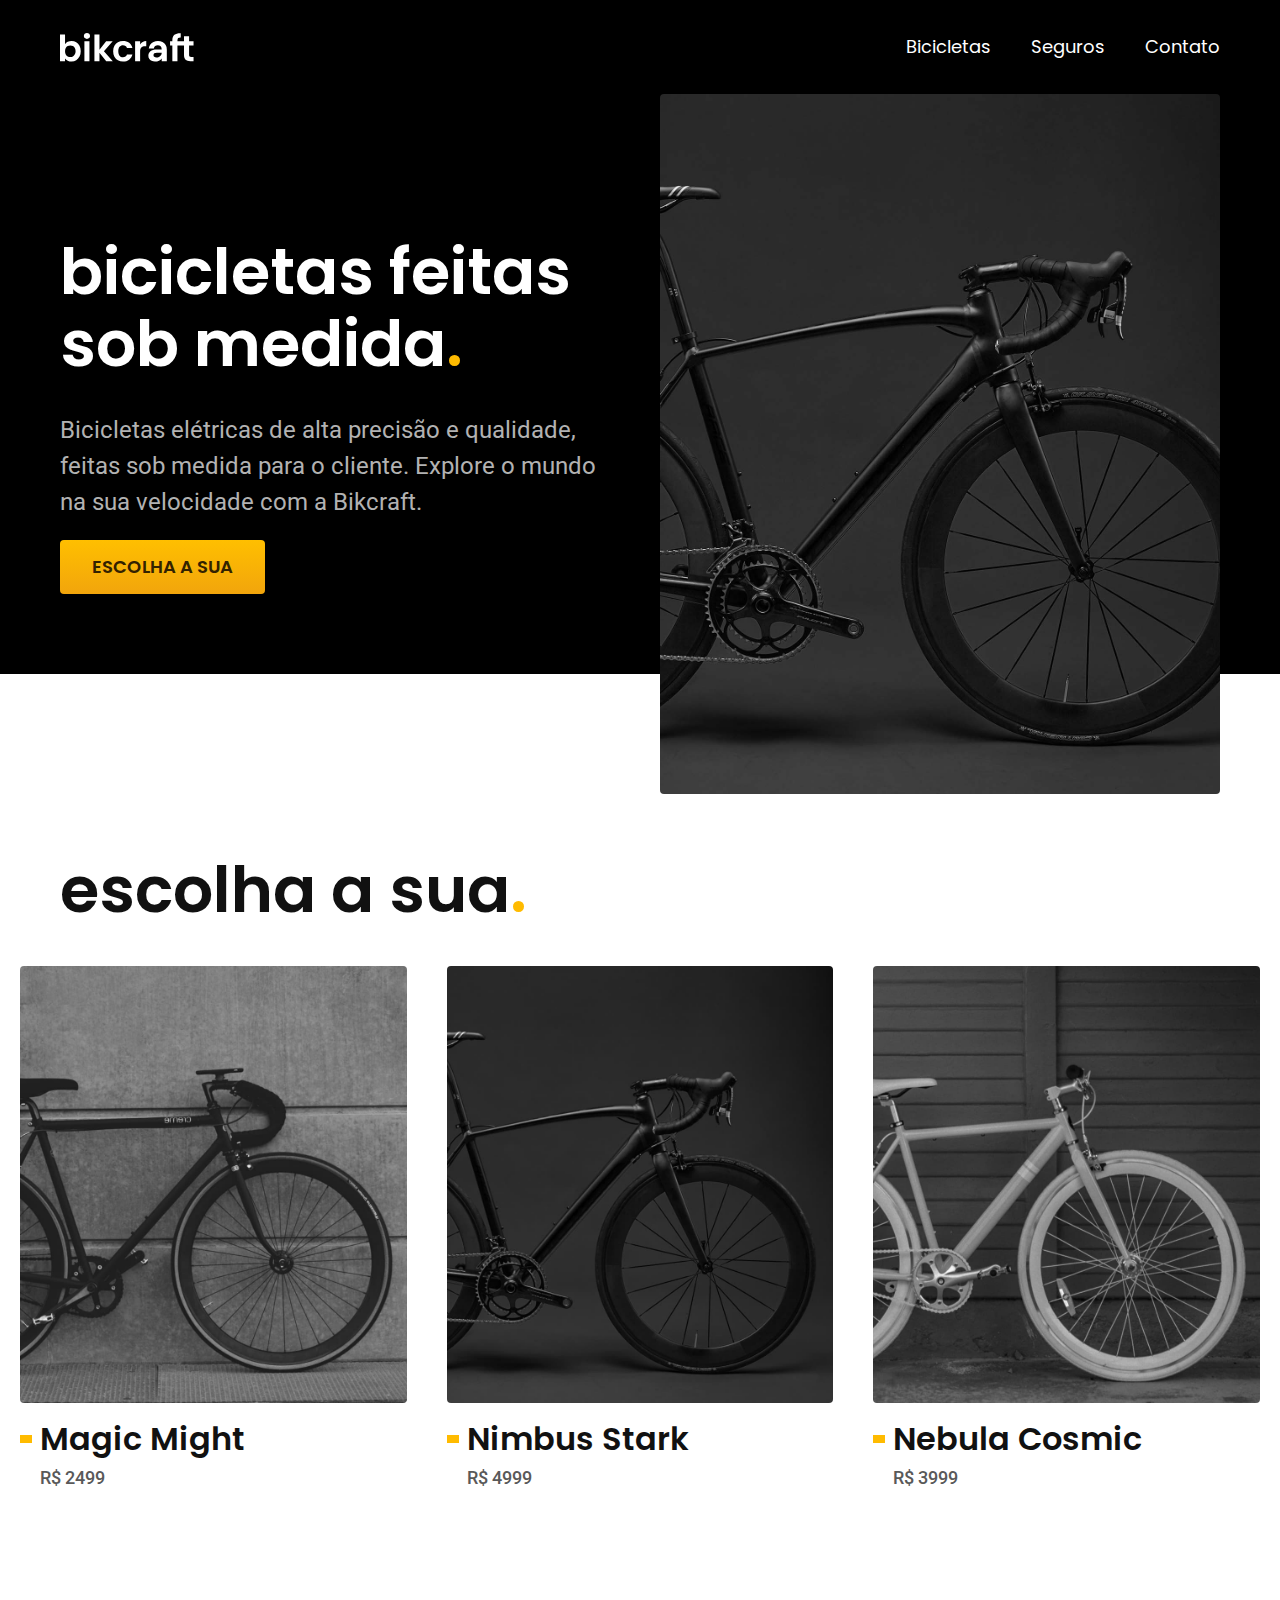
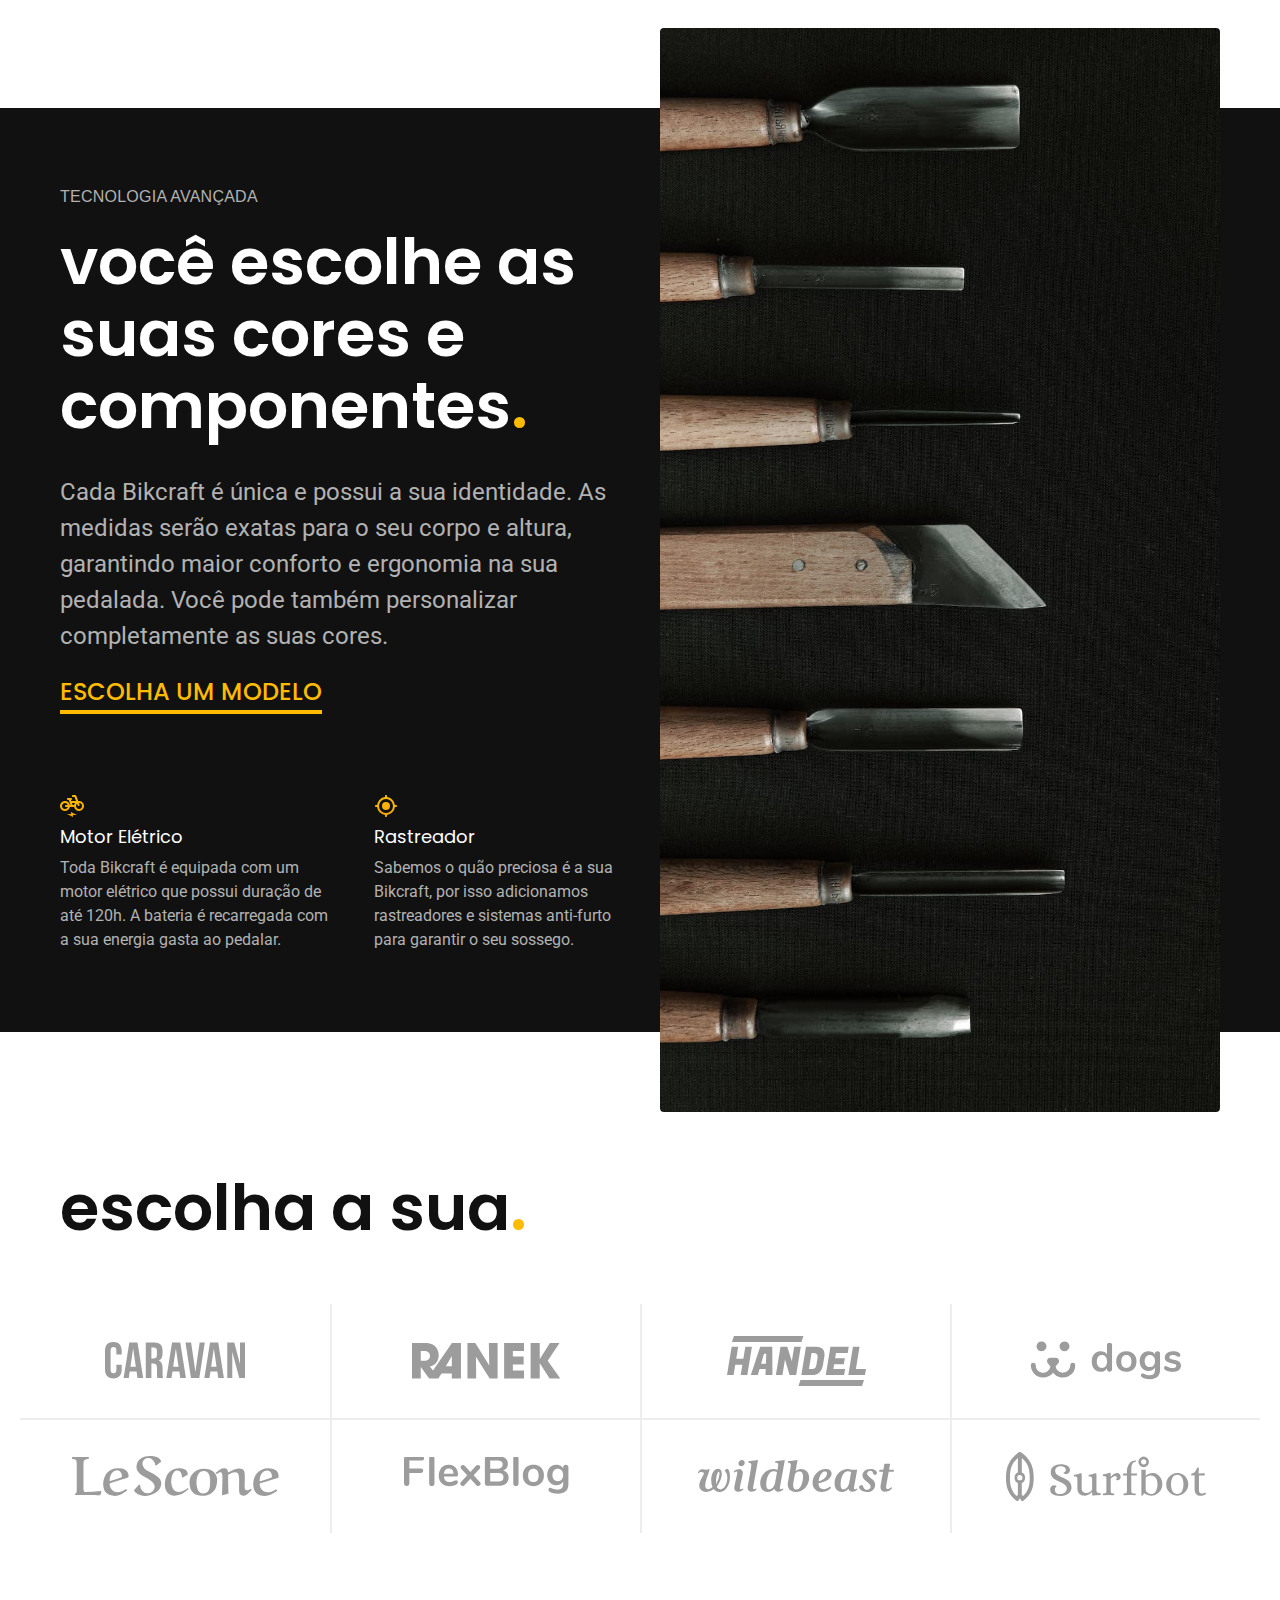
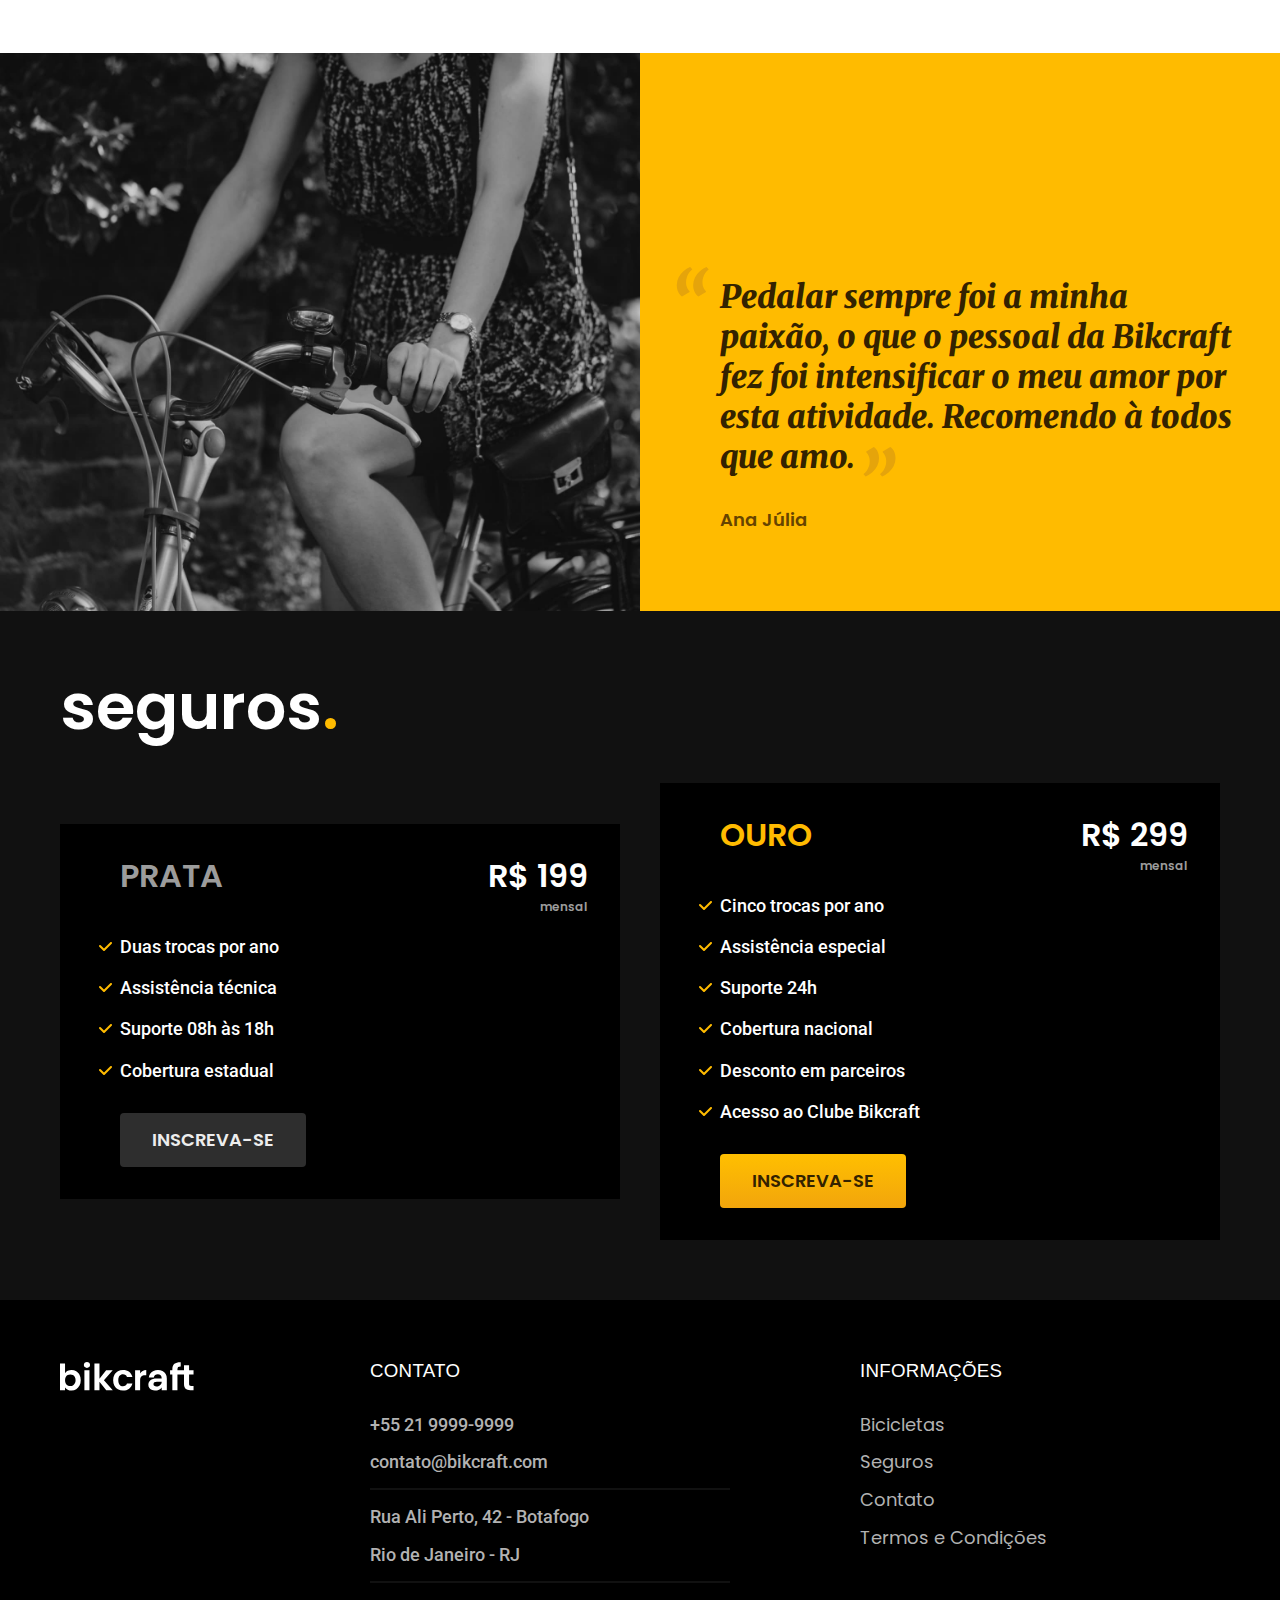
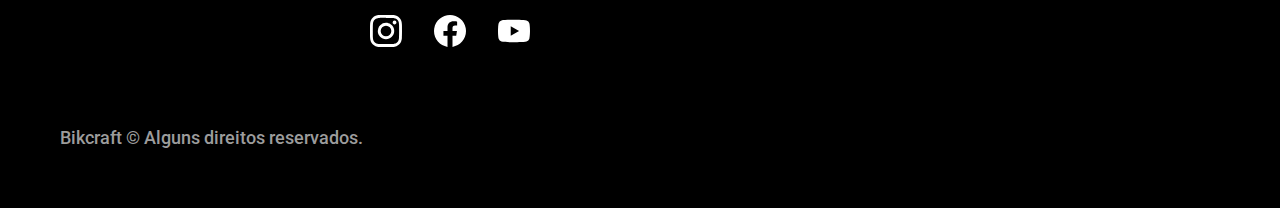
<file: index.html>
<!DOCTYPE html>

<html lang="pt-br">

<head>
  <meta charset="UTF-8">
  <meta name="viewport" content="width=device-width, initial-scale=1.0">
  <title>Bikecraft - Bicicletas Elétricas</title>
  <meta name="description" content="Bicicletas elétricas de alta precisão e qualidade,  feitas sob medida para o cliente. Explore o mundo na sua velocidade com a Bikcraft.">
  <link rel="stylesheet" href="./css/style.css">

  <link rel="preconnect" href="https://fonts.googleapis.com">
  <link rel="preconnect" href="https://fonts.gstatic.com" crossorigin>
  <link href="https://fonts.googleapis.com/css2?family=Merriweather:ital,wght@1,900&family=Poppins:wght@400;600&family=Roboto:wght@400;500&display=swap" rel="stylesheet">
</head>

<body>
  <header class="header-bg">
    <div class="header container">
      <a href="./"><img src="./img/bikcraft.svg" alt="Bikecraft"></a>
      <nav aria-label="primaria">
        <ul class="header-menu font-1-m cor-0">
          <li><a href="./bicicletas.html">Bicicletas</a></li>
          <li><a href="./seguros.html">Seguros</a></li>
          <li><a href="./contato.html">Contato</a></li>
        </ul>
      </nav>
    </div>
  </header>

  <main class="introducao-bg">
    <div class="container introducao">
      <div class="introducao-conteudo">
        <h1 class="font-1-xxl cor-0">bicicletas feitas sob medida<span class="cor-p1">.</span></h1>
        <p class="font-2-l cor-5">Bicicletas elétricas de alta precisão e qualidade, feitas sob medida para o cliente. Explore o mundo na sua velocidade com a Bikcraft.</p>
        <a class="botao" href="./biciletas.html">Escolha a sua</a>
      </div>
      <div>
        <img src="./img/fotos/introducao.jpg" alt="Bicileta elétrica preta">
      </div>
    </div>
  </main>

  <article class="bicicletas-lista">
    <h2 class="container font-1-xxl">escolha a sua<span class="cor-p1">.</span></h2>
    <ul>
      <li>
        <a href="./bicicletas/magic.html">
          <img src="./img/bicicletas/magic-home.jpg" alt="Bicileta preta">
          <h3 class="font-1-xl">Magic Might</h3>
          <span class="font-2-m cor-8">R$ 2499</span>
        </a>
      </li>
      <li>
        <a href="./bicicletas/nimbus.html">
          <img src="./img/bicicletas/nimbus-home.jpg" alt="Bicileta preta">
          <h3 class="font-1-xl">Nimbus Stark</h3>
          <span class="font-2-m cor-8">R$ 4999</span>
        </a>
      </li>
      <li>
        <a href="./bicicletas/nebula.html">
          <img src="./img/bicicletas/nebula-home.jpg" alt="Bicileta preta">
          <h3 class="font-1-xl">Nebula Cosmic</h3>
          <span class="font-2-m cor-8">R$ 3999</span>
        </a>
      </li>
    </ul>
  </article>
  <article class="tecnologia-bg">
    <div class="tecnologia container">
      <div class="tecnologia-conteudo">
        <span class="font-2-l-b cor-5">tecnologia Avançada</span>
        <h2 class="font-1-xxl cor-0">você escolhe as suas cores e componentes<span class="cor-p1">.</span></h2>
        <p class="font-2-l cor-5">Cada Bikcraft é única e possui a sua identidade. As medidas serão exatas para o seu corpo e altura, garantindo maior conforto e ergonomia na sua pedalada. Você pode também personalizar completamente as suas cores.</p>
        <a class="link" href="./bicicletas.html">Escolha um modelo</a>
        <div class="tecnologia-vantagens">
          <div>
            <img src="./img/icones/eletrica.svg" alt="">
            <h3 class="font-1-m cor-0">Motor Elétrico</h3>
            <p class="font-2-s cor-5">Toda Bikcraft é equipada com um motor elétrico que possui duração de até 120h. A bateria é recarregada com a sua energia gasta ao pedalar.</p>
          </div>
          <div>
            <img src="./img/icones/rastreador.svg" alt="">
            <h3 class="font-1-m cor-0">Rastreador</h3>
            <p class="font-2-s cor-5">Sabemos o quão preciosa é a sua Bikcraft, por isso adicionamos rastreadores e sistemas anti-furto para garantir o seu sossego.</p>
          </div>
        </div>
      </div>
      <div class="tecnologia-imagem">
        <img src="./img/fotos/tecnologia.jpg" alt="">
      </div>
    </div>
  </article>
  <section class="parceiros" aria-label="Nossos Parceiros">
    <h2 class="container font-1-xxl">escolha a sua<span class="cor-p1">.</span></h2>
    <ul>
      <li><img src="./img/parceiros/caravan.svg" alt="Caravan"></li>
      <li><img src="./img/parceiros/ranek.svg" alt="ranek"></li>
      <li><img src="./img/parceiros/handel.svg" alt="handel"></li>
      <li><img src="./img/parceiros/dogs.svg" alt="dogs"></li>
      <li><img src="./img/parceiros/lescone.svg" alt="lescone"></li>
      <li><img src="./img/parceiros/flexblog.svg" alt="flexblog"></li>
      <li><img src="./img/parceiros/wildbeast.svg" alt="wildbeast"></li>
      <li><img src="./img/parceiros/surfbot.svg" alt="surfbot"></li>
    </ul>
  </section>
  <section class="depoimento" aria-label="Depoimento">
    <div>
      <img src="./img/fotos/depoimento.jpg" alt="Pessoa pedalando uma bicicleta Bikcraft">
    </div>
    <div class="depoimento-conteudo">
      <blockquote class="font-1-xl cor-p5">
        <p>Pedalar sempre foi a minha paixão, o que o pessoal da Bikcraft fez foi intensificar o meu amor por esta atividade. Recomendo à todos que amo.</p>
      </blockquote>
      <span class="font-1-m-b cor-p4">Ana Júlia</span>
    </div>
  </section>
  <article class="seguros-bg">
    <div class="seguros container">
      <h2 class="font-1-xxl cor-0">seguros<span class="cor-p1">.</span></h2>
      <div class="seguros-item">
        <h3 class="font-1-xl cor-6">PRATA</h3>
        <span class="font-1-xl cor-0">R$ 199 <span class="font-1-xs cor-6">mensal</span></span>
        <ul class="font-2-m cor-0">
          <li>Duas trocas por ano</li>
          <li>Assistência técnica</li>
          <li>Suporte 08h às 18h</li>
          <li>Cobertura estadual</li>
        </ul>
        <a class="botao secundario" href="./orcamento.html">Inscreva-se</a>
      </div>
      <div class="seguros-item">
        <h3 class="font-1-xl cor-p1">OURO</h3>
        <span class="font-1-xl cor-0">R$ 299 <span class="font-1-xs cor-6">mensal</span></span>
        <ul class="font-2-m cor-0">
          <li>Cinco trocas por ano</li>
          <li>Assistência especial</li>
          <li>Suporte 24h</li>
          <li>Cobertura nacional</li>
          <li>Desconto em parceiros</li>
          <li>Acesso ao Clube Bikcraft</li>
        </ul>
        <a class="botao" href="./orcamento.html">Inscreva-se</a>
      </div>
    </div>

  </article>
  <footer class="footer-bg">
    <div class="footer container">
      <img src="./img/bikcraft.svg" alt="Bikcraft">
      <div class="footer-contato">
        <h3 class="font-2-l-b cor-0">Contato</h3>
        <ul class="font-2-m cor-5">
          <li><a href="tel:++552199999999">+55 21 9999-9999</a></li>
          <li><a href="mailto:contato@bikcraft.com">contato@bikcraft.com</a></li>
          <li>Rua Ali Perto, 42 - Botafogo</li>
          <li>Rio de Janeiro - RJ</li>
        </ul>
        <div class="footer-redes">
          <a href="./">
            <img src="./img/redes/instagram.svg" alt="Instagram">
          </a>
          <a href="./">
            <img src="./img/redes/facebook.svg" alt="Facebook">
          </a>
          <a href="./">
            <img src="./img/redes/youtube.svg" alt="Youtube">
          </a>
        </div>

      </div>
      <div class="footer-informacoes">
        <h3 class="font-2-l-b cor-0">Informações</h3>
        <nav>
          <ul class="font-1-m cor-5">
            <li><a href="./bicicletas.html">Bicicletas</a></li>
            <li><a href="./seguros.html">Seguros</a></li>
            <li><a href="./contato.html">Contato</a></li>
            <li><a href="./termos.html">Termos e Condições</a></li>
          </ul>
        </nav>
      </div>
      <p class="footer-copy font-2-m cor-6">Bikcraft © Alguns direitos reservados.</p>
    </div>
  </footer>
</body>

</html>
</file>
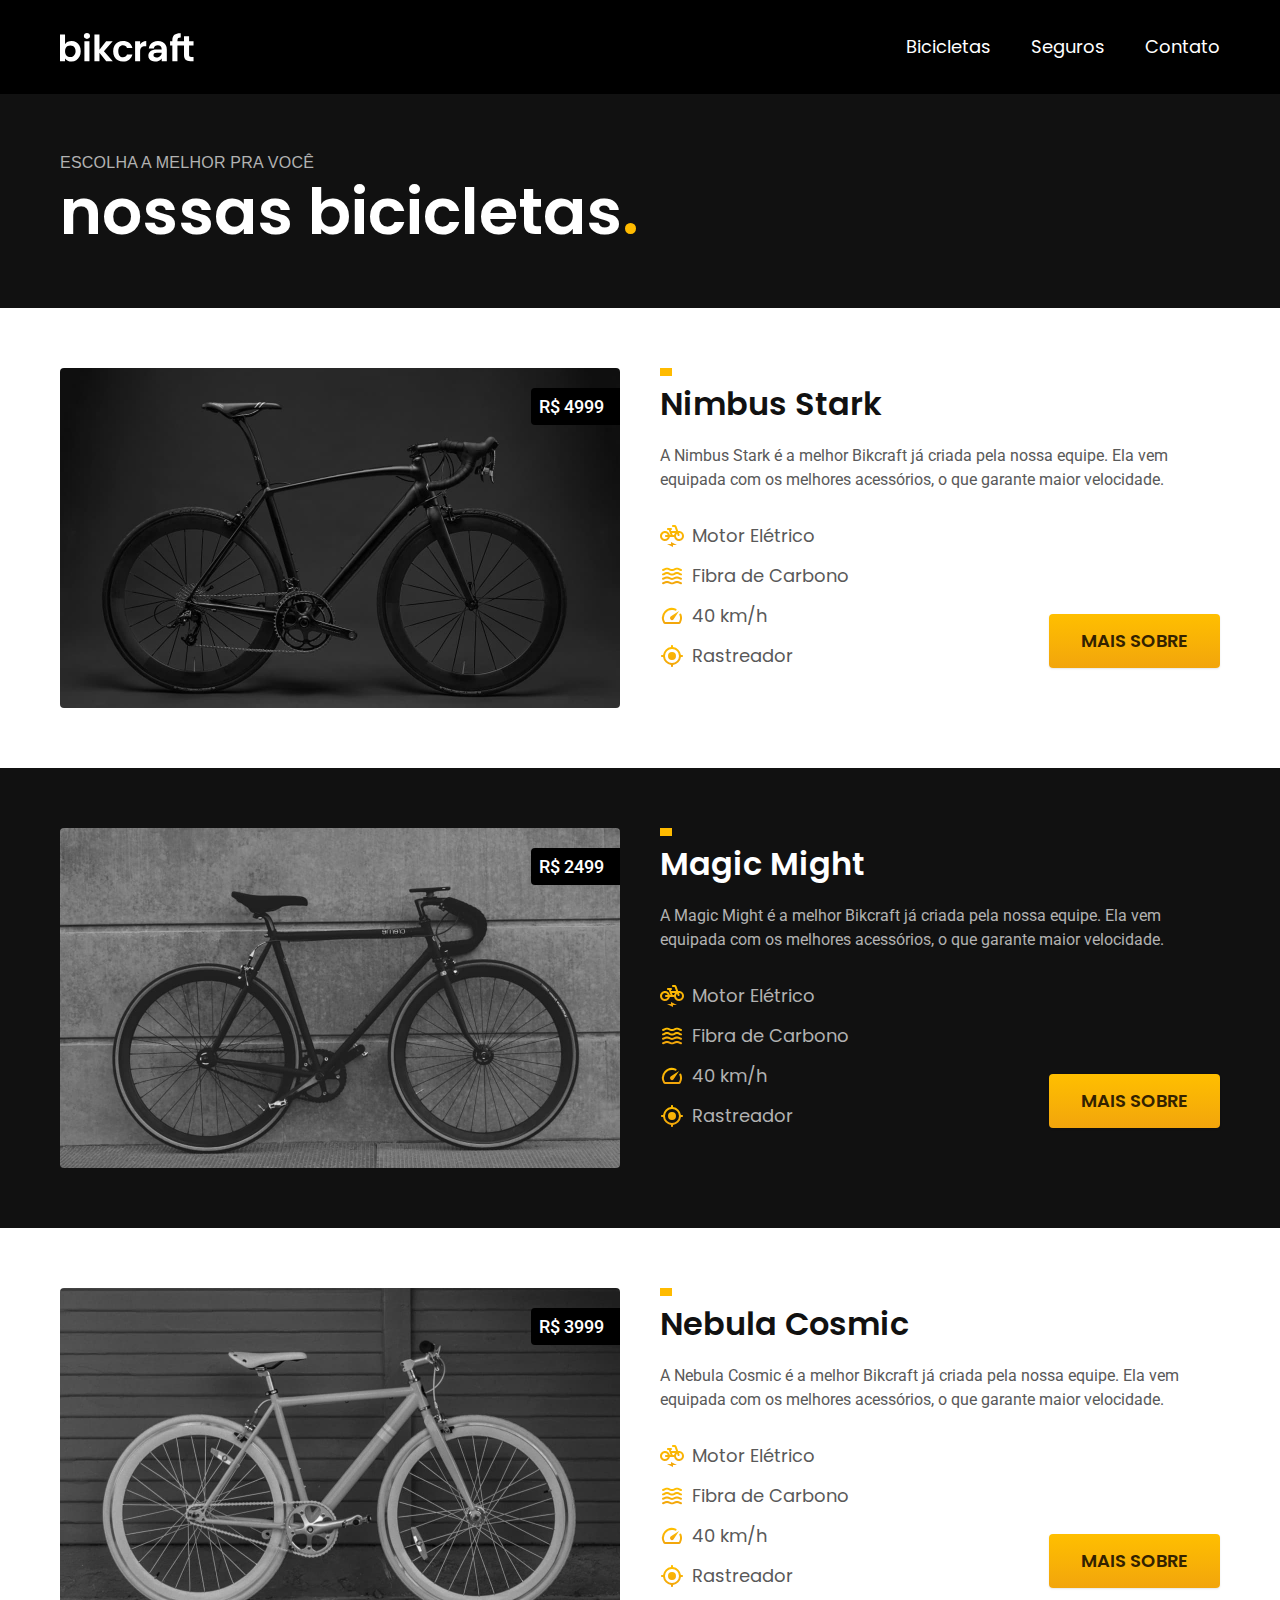
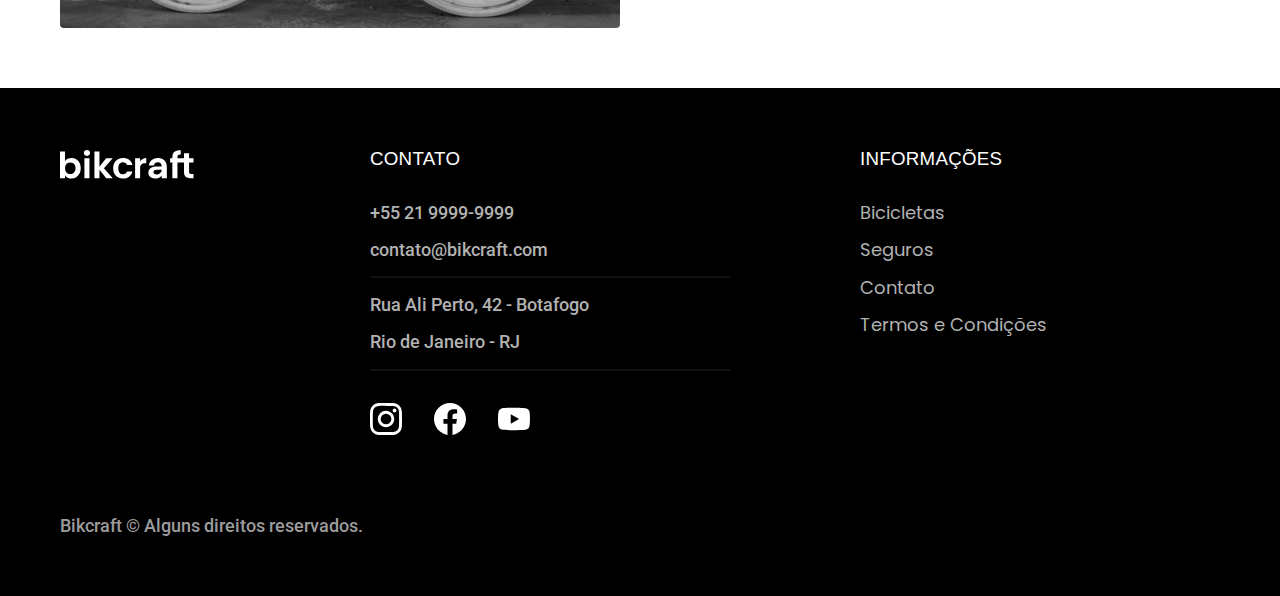
<file: bicicletas.html>
<!DOCTYPE html>

<html lang="pt-br">

<head>
  <meta charset="UTF-8">
  <meta name="viewport" content="width=device-width, initial-scale=1.0">
  <title>Bicicletas | Bikecraft </title>
  <meta name="description" content="Termos e Condições.">
  <link rel="stylesheet" href="./css/style.css">

  <link rel="preconnect" href="https://fonts.googleapis.com">
  <link rel="preconnect" href="https://fonts.gstatic.com" crossorigin>
  <link href="https://fonts.googleapis.com/css2?family=Merriweather:ital,wght@1,900&family=Poppins:wght@400;600&family=Roboto:wght@400;500&display=swap" rel="stylesheet">
</head>

<body id="bicicletas">
  <header class="header-bg">
    <div class="header container">
      <a href="./"><img src="./img/bikcraft.svg" alt="Bikecraft"></a>
      <nav aria-label="primaria">
        <ul class="header-menu font-1-m cor-0">
          <li><a href="./bicicletas.html">Bicicletas</a></li>
          <li><a href="./seguros.html">Seguros</a></li>
          <li><a href="./contato.html">Contato</a></li>
        </ul>
      </nav>
    </div>
  </header>

  <main>
    <div class="titulo-bg">
      <div class="titulo container">
        <p class="font-2-l-b cor-5">Escolha a melhor pra você</p>
        <h1 class="font-1-xxl cor-0">nossas bicicletas<span class="cor-p1">.</span></h1>
      </div>
    </div>
    <div>
      <div class="bicicletas container">
        <div class="bicicletas-imagem">
          <img src="./img/bicicletas/nimbus.jpg" alt="Bicicleta preta">
          <span class="font-2-m cor-0">R$ 4999</span>
        </div>
        <div class="bicicletas-conteudo">
          <h2 class="font-1-xl">Nimbus Stark</h2>
          <p class="font-2-s cor-8">A Nimbus Stark é a melhor Bikcraft já criada pela nossa equipe. Ela vem equipada com os melhores acessórios, o que garante maior velocidade.</p>
          <ul class="font-1-m cor cor-8">
            <li><img src="./img/icones/eletrica.svg" alt="">Motor Elétrico</li>
            <li><img src="./img/icones/carbono.svg" alt="">Fibra de Carbono</li>
            <li><img src="./img/icones/velocidade.svg" alt="">40 km/h</li>
            <li><img src="./img/icones/rastreador.svg" alt="">Rastreador</li>
          </ul>
          <a class="botao seta" href="./bicicletas/nimbus.html">Mais Sobre</a>
        </div>
      </div>
    </div>
    <div class="bicicletas-bg">
      <div class="bicicletas container">
        <div class="bicicletas-imagem">
          <img src="./img/bicicletas/magic.jpg" alt="Bicicleta preta">
          <span class="font-2-m cor-0">R$ 2499</span>
        </div>
        <div class="bicicletas-conteudo">
          <h2 class="font-1-xl cor-0">Magic Might</h2>
          <p class="font-2-s cor-5">A Magic Might é a melhor Bikcraft já criada pela nossa equipe. Ela vem equipada com os melhores acessórios, o que garante maior velocidade.</p>
          <ul class="font-1-m cor cor-5">
            <li><img src="./img/icones/eletrica.svg" alt="">Motor Elétrico</li>
            <li><img src="./img/icones/carbono.svg" alt="">Fibra de Carbono</li>
            <li><img src="./img/icones/velocidade.svg" alt="">40 km/h</li>
            <li><img src="./img/icones/rastreador.svg" alt="">Rastreador</li>
          </ul>
          <a class="botao seta" href="./bicicletas/magic.html">Mais Sobre</a>
        </div>
      </div>
    </div>
    <div>
      <div class="bicicletas container">
        <div class="bicicletas-imagem">
          <img src="./img/bicicletas/nebula.jpg" alt="Bicicleta preta">
          <span class="font-2-m cor-0">R$ 3999</span>
        </div>
        <div class="bicicletas-conteudo">
          <h2 class="font-1-xl">Nebula Cosmic</h2>
          <p class="font-2-s cor-8">A Nebula Cosmic é a melhor Bikcraft já criada pela nossa equipe. Ela vem equipada com os melhores acessórios, o que garante maior velocidade.</p>
          <ul class="font-1-m cor cor-8">
            <li><img src="./img/icones/eletrica.svg" alt="">Motor Elétrico</li>
            <li><img src="./img/icones/carbono.svg" alt="">Fibra de Carbono</li>
            <li><img src="./img/icones/velocidade.svg" alt="">40 km/h</li>
            <li><img src="./img/icones/rastreador.svg" alt="">Rastreador</li>
          </ul>
          <a class="botao seta" href="./bicicletas/nebula.html">Mais Sobre</a>
        </div>
      </div>
    </div>
  </main>




  <footer class="footer-bg">
    <div class="footer container">
      <img src="./img/bikcraft.svg" alt="Bikcraft">
      <div class="footer-contato">
        <h3 class="font-2-l-b cor-0">Contato</h3>
        <ul class="font-2-m cor-5">
          <li><a href="tel:++552199999999">+55 21 9999-9999</a></li>
          <li><a href="mailto:contato@bikcraft.com">contato@bikcraft.com</a></li>
          <li>Rua Ali Perto, 42 - Botafogo</li>
          <li>Rio de Janeiro - RJ</li>
        </ul>
        <div class="footer-redes">
          <a href="./">
            <img src="./img/redes/instagram.svg" alt="Instagram">
          </a>
          <a href="./">
            <img src="./img/redes/facebook.svg" alt="Facebook">
          </a>
          <a href="./">
            <img src="./img/redes/youtube.svg" alt="Youtube">
          </a>
        </div>

      </div>
      <div class="footer-informacoes">
        <h3 class="font-2-l-b cor-0">Informações</h3>
        <nav>
          <ul class="font-1-m cor-5">
            <li><a href="./bicicletas.html">Bicicletas</a></li>
            <li><a href="./seguros.html">Seguros</a></li>
            <li><a href="./contato.html">Contato</a></li>
            <li><a href="./termos.html">Termos e Condições</a></li>
          </ul>
        </nav>
      </div>
      <p class="footer-copy font-2-m cor-6">Bikcraft © Alguns direitos reservados.</p>
    </div>
  </footer>
</body>

</html>
</file>
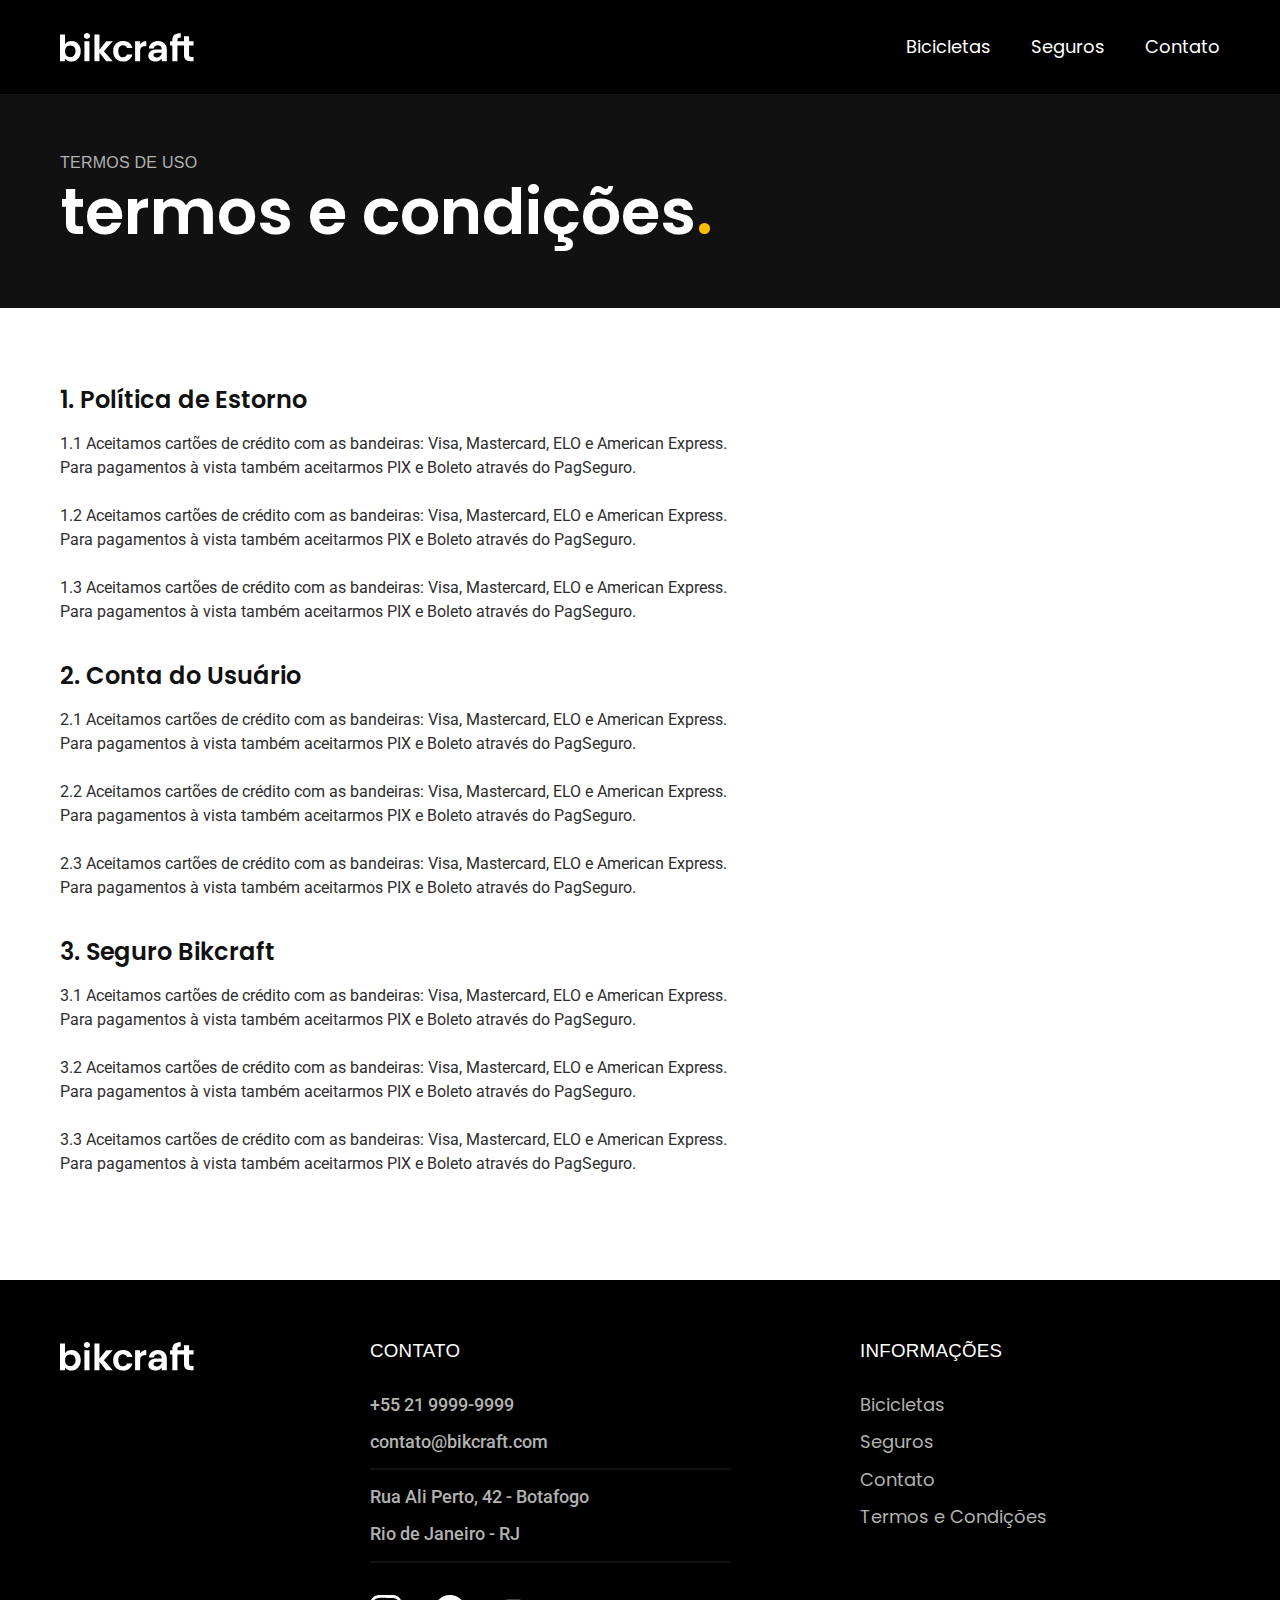
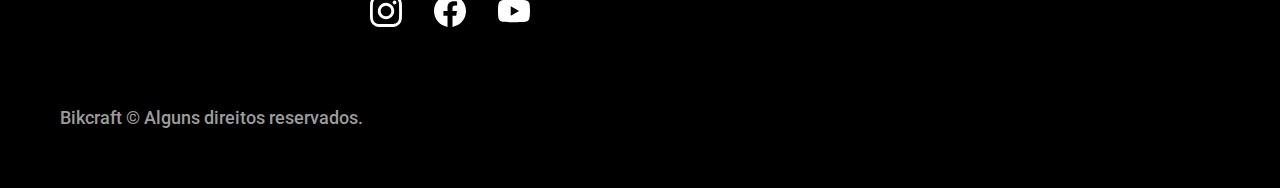
<file: termos.html>
<!DOCTYPE html>

<html lang="pt-br">

<head>
  <meta charset="UTF-8">
  <meta name="viewport" content="width=device-width, initial-scale=1.0">
  <title>Termos e Condições | Bikecraft - Bicicletas Elétricas</title>
  <meta name="description" content="Termos e Condições.">
  <link rel="stylesheet" href="./css/style.css">

  <link rel="preconnect" href="https://fonts.googleapis.com">
  <link rel="preconnect" href="https://fonts.gstatic.com" crossorigin>
  <link href="https://fonts.googleapis.com/css2?family=Merriweather:ital,wght@1,900&family=Poppins:wght@400;600&family=Roboto:wght@400;500&display=swap" rel="stylesheet">
</head>

<body id="bicicletas">
  <header class="header-bg">
    <div class="header container">
      <a href="./"><img src="./img/bikcraft.svg" alt="Bikecraft"></a>
      <nav aria-label="primaria">
        <ul class="header-menu font-1-m cor-0">
          <li><a href="./bicicletas.html">Bicicletas</a></li>
          <li><a href="./seguros.html">Seguros</a></li>
          <li><a href="./contato.html">Contato</a></li>
        </ul>
      </nav>
    </div>
  </header>

  <main>
    <div class="titulo-bg">
      <div class="titulo container">
        <p class="font-2-l-b cor-5">Termos de uso</p>
        <h1 class="font-1-xxl cor-0">termos e condições<span class="cor-p1">.</span></h1>
      </div>
    </div>

    <div class="termos font-2-s cor-10 container">
      <h2 class="font-1-l cor-11">1. Política de Estorno</h2>
      <p>1.1 Aceitamos cartões de crédito com as bandeiras: Visa, Mastercard, ELO e American Express. Para pagamentos à vista também aceitarmos PIX e Boleto através do PagSeguro.</p>
      <p>1.2 Aceitamos cartões de crédito com as bandeiras: Visa, Mastercard, ELO e American Express. Para pagamentos à vista também aceitarmos PIX e Boleto através do PagSeguro.</p>
      <p>1.3 Aceitamos cartões de crédito com as bandeiras: Visa, Mastercard, ELO e American Express. Para pagamentos à vista também aceitarmos PIX e Boleto através do PagSeguro.</p>
      <h2 class="font-1-l cor-11">2. Conta do Usuário</h2>
      <p>2.1 Aceitamos cartões de crédito com as bandeiras: Visa, Mastercard, ELO e American Express. Para pagamentos à vista também aceitarmos PIX e Boleto através do PagSeguro.</p>
      <p>2.2 Aceitamos cartões de crédito com as bandeiras: Visa, Mastercard, ELO e American Express. Para pagamentos à vista também aceitarmos PIX e Boleto através do PagSeguro.</p>
      <p>2.3 Aceitamos cartões de crédito com as bandeiras: Visa, Mastercard, ELO e American Express. Para pagamentos à vista também aceitarmos PIX e Boleto através do PagSeguro.</p>
      <h2 class="font-1-l cor-11">3. Seguro Bikcraft</h2>
      <p>3.1 Aceitamos cartões de crédito com as bandeiras: Visa, Mastercard, ELO e American Express. Para pagamentos à vista também aceitarmos PIX e Boleto através do PagSeguro.</p>
      <p>3.2 Aceitamos cartões de crédito com as bandeiras: Visa, Mastercard, ELO e American Express. Para pagamentos à vista também aceitarmos PIX e Boleto através do PagSeguro.</p>
      <p>3.3 Aceitamos cartões de crédito com as bandeiras: Visa, Mastercard, ELO e American Express. Para pagamentos à vista também aceitarmos PIX e Boleto através do PagSeguro.</p>


    </div>

  </main>




  <footer class="footer-bg">
    <div class="footer container">
      <img src="./img/bikcraft.svg" alt="Bikcraft">
      <div class="footer-contato">
        <h3 class="font-2-l-b cor-0">Contato</h3>
        <ul class="font-2-m cor-5">
          <li><a href="tel:++552199999999">+55 21 9999-9999</a></li>
          <li><a href="mailto:contato@bikcraft.com">contato@bikcraft.com</a></li>
          <li>Rua Ali Perto, 42 - Botafogo</li>
          <li>Rio de Janeiro - RJ</li>
        </ul>
        <div class="footer-redes">
          <a href="./">
            <img src="./img/redes/instagram.svg" alt="Instagram">
          </a>
          <a href="./">
            <img src="./img/redes/facebook.svg" alt="Facebook">
          </a>
          <a href="./">
            <img src="./img/redes/youtube.svg" alt="Youtube">
          </a>
        </div>

      </div>
      <div class="footer-informacoes">
        <h3 class="font-2-l-b cor-0">Informações</h3>
        <nav>
          <ul class="font-1-m cor-5">
            <li><a href="./bicicletas.html">Bicicletas</a></li>
            <li><a href="./seguros.html">Seguros</a></li>
            <li><a href="./contato.html">Contato</a></li>
            <li><a href="./termos.html">Termos e Condições</a></li>
          </ul>
        </nav>
      </div>
      <p class="footer-copy font-2-m cor-6">Bikcraft © Alguns direitos reservados.</p>
    </div>
  </footer>
</body>

</html>
</file>
<file: css/style.css>
@import "./global/global.css";
@import "./utilidades/componentes.css";
@import "./utilidades/cores.css";

@import "./global/header.css";
@import "./global/footer.css";

/* Utilidades */
@import "./utilidades/tipografia.css";

/* Home */
@import "./home/introducao.css";
@import "./home/tecnologia.css";
@import "./home/parceiros.css";
@import "./home/depoimento.css";

/* Bicicletas */
@import "./bicicletas/bicicletas-lista.css";
@import "./bicicletas/bicicletas.css";

/* Seguros */
@import "./seguros/seguros.css";

/* termos */
@import "./termos/termos.css";
</file>
